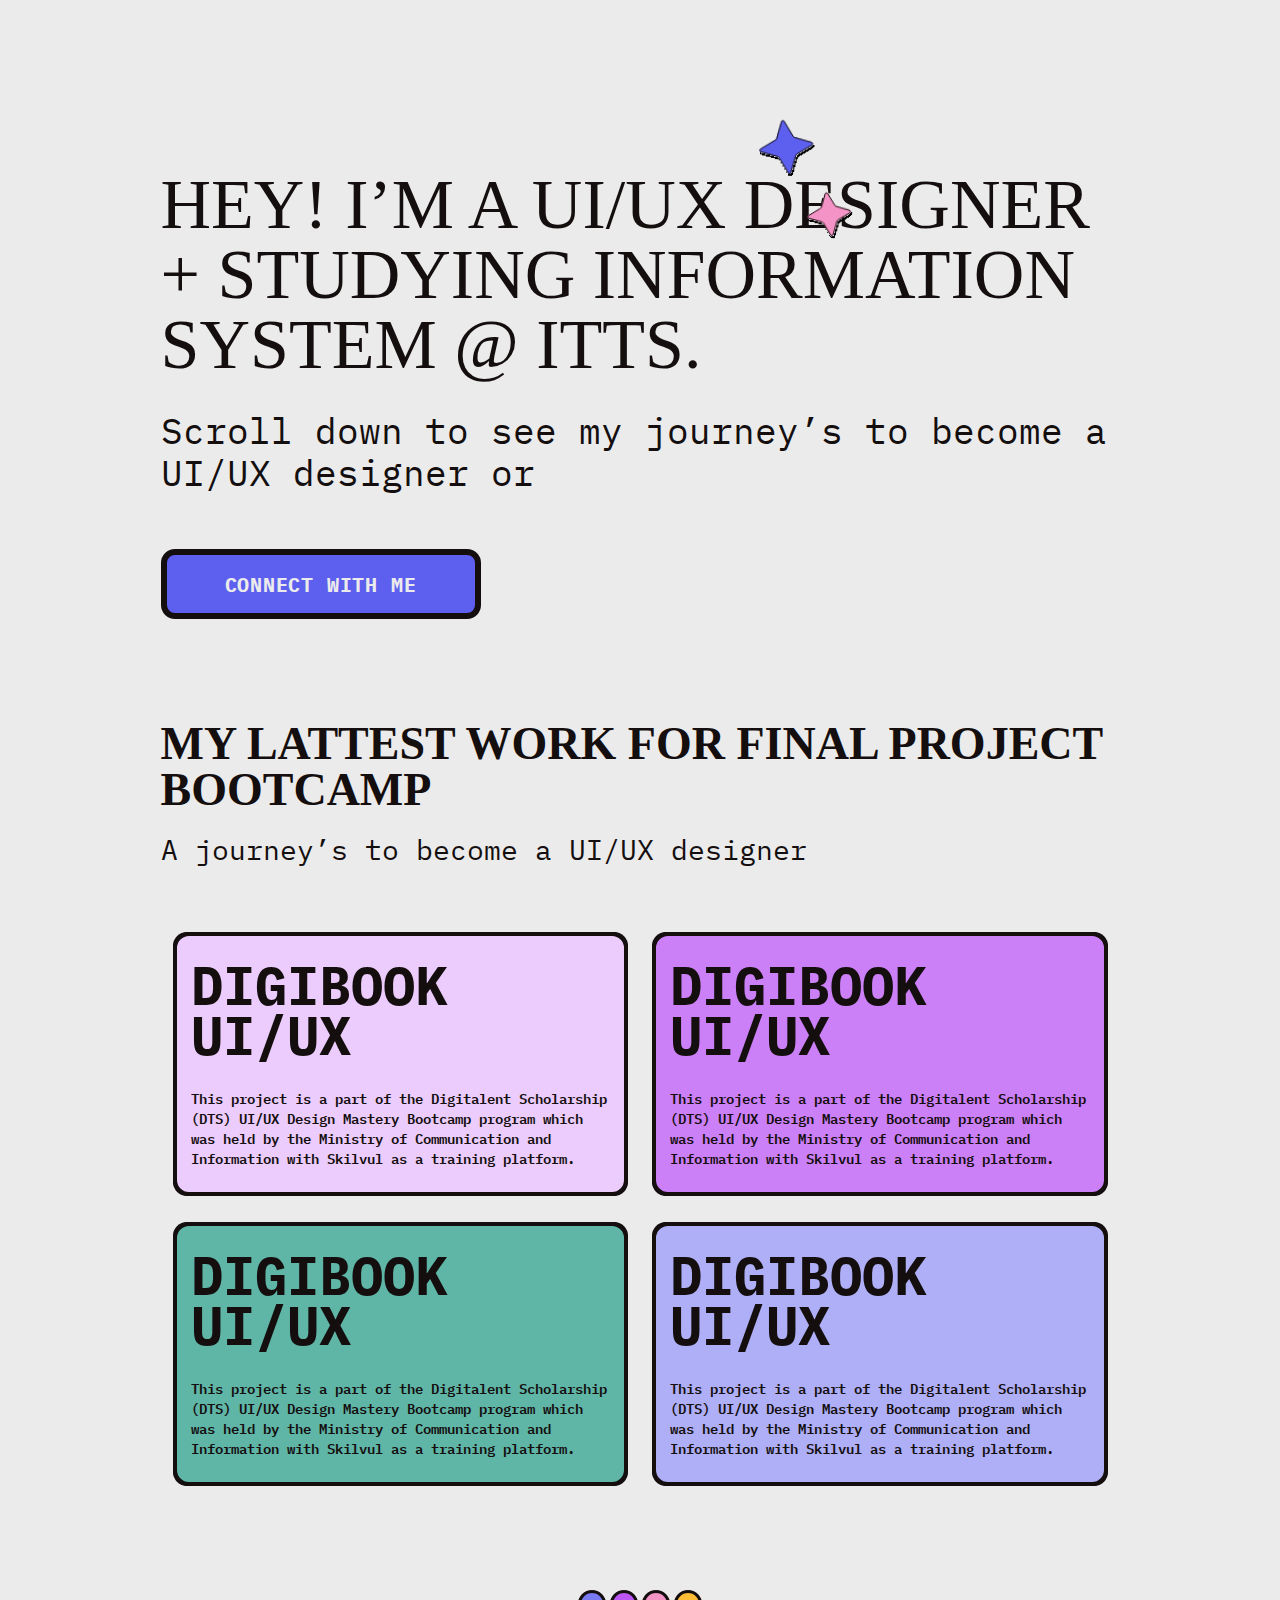
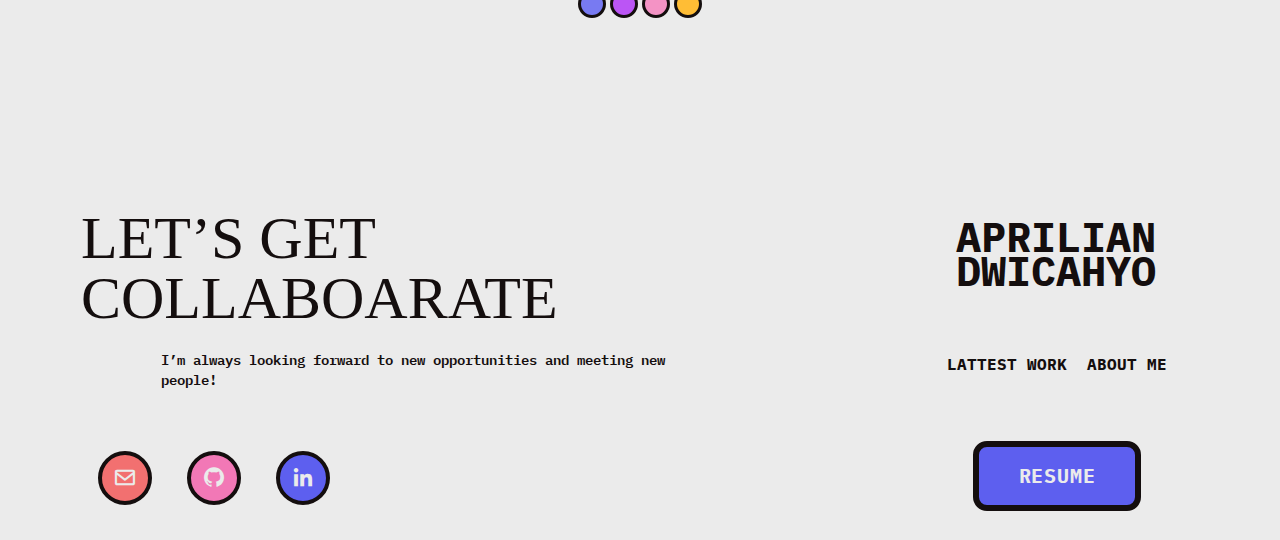
<file: index.html>
<!DOCTYPE html>
<html lang="en">
<head>
    <meta charset="UTF-8">
    <meta http-equiv="X-UA-Compatible" content="IE=edge">
    <meta name="viewport" content="width=device-width, initial-scale=1.0">
    <link rel="stylesheet" href="css/style.css">
    <link href='https://unpkg.com/boxicons@2.1.2/css/boxicons.min.css' rel='stylesheet'>
    <title>aprilian dwi cahyo</title>
</head>
<body>
<!-- navbar -->
<!-- <a href="https://drive.google.com/file/d/1uvnuexacug4xQMoo86qEFO28Kh3sp-_I/view?usp=sharing"></a> -->

    <div class="navbar" id="navbar">
        <a href="" class="logo">APRILIAN DWICAHYO</a>
        
        <div class="nav">

            <a href="#lattest-work">LATTEST WORK</a>
            <a href="about me.html">ABOUT ME</a>
            <a href="#socials">SOCIALS</a>
            <div class="button">

            <a href="https://drive.google.com/file/d/1uvnuexacug4xQMoo86qEFO28Kh3sp-_I/view?usp=sharing">

            <button class="button-short">RESUME</button></a>

            </div>
        </div>
    </div>  

<!-- navbar-end -->
    
<!-- container -->
<!-- <img src = "C:\Users\april\OneDrive\Documents\visualcode\portofolio\portfoliofigma\asset\asset.svg"> -->

    <div class="container">
        <div class="body-content">
            <div class="asset">

                <img src = "asset\asset.svg">

                </div>

                <h1>HEY! I’M A UI/UX DESIGNER + STUDYING INFORMATION SYSTEM @ ITTS.</h1>

            <div class="body">

                <h3>Scroll down to see my journey’s to become a UI/UX designer or</h3>

                <div class="button">

                <a class="button"href="https://www.linkedin.com/in/aprilian-dwi-cahyo-68a95b17a/">

                <button class="button-long">CONNECT WITH ME</button>
                </a>

                </div>
            </div>
        </div>
    </div>

<!-- container-end -->


<!-- section -->

    <section id="lattest-work">
        <div class="section">
            <div class="content">
                <div class="body-text">

                <h2>MY LATTEST WORK FOR FINAL PROJECT BOOTCAMP</h2>

                </div>

                <h3>A journey’s to become a UI/UX designer</h3>

                <!-- card/card1 -->
            <div class="card">            
                    <div class="card-card">

                        <a class="bx-card"href="content.html">
                        <button class="card1">

                        <h1>DIGIBOOK UI/UX</h1>

                        <p>This project is a part of the Digitalent Scholarship (DTS) UI/UX Design Mastery Bootcamp program which was held by the Ministry of Communication and Information with Skilvul as a training platform.</p>

                        </button>
                        </a>
                    </div>
                    <!-- card2 -->
                    <div class="card-card">
            
                        <a class="bx-card" href="https://www.linkedin.com/in/aprilian-dwi-cahyo-68a95b17a/">

                        <button class="card2"><h1>DIGIBOOK UI/UX</h1>

                        <p>This project is a part of the Digitalent Scholarship (DTS) UI/UX Design Mastery Bootcamp program which was held by the Ministry of Communication and Information with Skilvul as a training platform.</p>

                        </button>
                        </a>

                    </div>
            </div>

                <!-- cards/card3 -->
            <div class="cards">                    
                    <div class="card-card">

                        <a class="bx-card" href="https://www.linkedin.com/in/aprilian-dwi-cahyo-68a95b17a/">

                        <button class="card3"><h1>DIGIBOOK UI/UX</h1>

                        <p>This project is a part of the Digitalent Scholarship (DTS) UI/UX Design Mastery Bootcamp program which was held by the Ministry of Communication and Information with Skilvul as a training platform.</p>

                        </button>
                        </a>

                    </div>
                    <!-- card4 -->
                    <div class="card-card">
                        
                        <a class="bx-card" href="https://www.linkedin.com/in/aprilian-dwi-cahyo-68a95b17a/">
                        <button class="card4"><h1>DIGIBOOK UI/UX</h1>

                        <p>This project is a part of the Digitalent Scholarship (DTS) UI/UX Design Mastery Bootcamp program which was held by the Ministry of Communication and Information with Skilvul as a training platform.</p>

                        </button>
                        </a>

                    </div>
            </div>
            </div>
        </div>
    </section>
    
<!-- section-end -->


    <!-- space -->
    <!-- img-loading -->
    <div class="spasi">

        <img src="asset\loading.svg" alt="">

    </div>

    <!-- space-end -->

    <!-- footer -->

    <section id="footer">
        <div class="footer">
            <div class="text">

                <h1>LET’S GET COLLABOARATE</h1>

                <p>I’m always looking forward to new opportunities and meeting new people!</p>

                <div class="icons" id="socials">

                <a href="mailto:apriliandwicahyo@gmail.com?cc=&bcc=&subject=&body= "><i class='bx bx-envelope'></i></a>
                <a href="https://github.com/apriliandc"><i class='bx bxl-github'></i></a>
                <a href="https://www.linkedin.com/in/aprilian-dwi-cahyo-68a95b17a/"><i class='bx bxl-linkedin'></i></a>

                </div>
            </div>
            <div class="side-footer">

                <a href="#navbar" class="logo">APRILIAN DWICAHYO</a>
                <div class="footbar">
                <a href="#lattest-work">LATTEST WORK</a>
                <a href="#news">ABOUT ME</a>

                </div>
                <div class="button">

                <a class="button" href="https://drive.google.com/file/d/1uvnuexacug4xQMoo86qEFO28Kh3sp-_I/view?usp=sharing">

                <button class="button-short">RESUME</button>
                </a>

                </div>
            </div>
        </div>
    </section>

    <!-- footer-end -->

</body>

<!-- navbar-scrollng-behavior -->
<script src="js\scroll-navbar.js"></script>

</html>
</file>
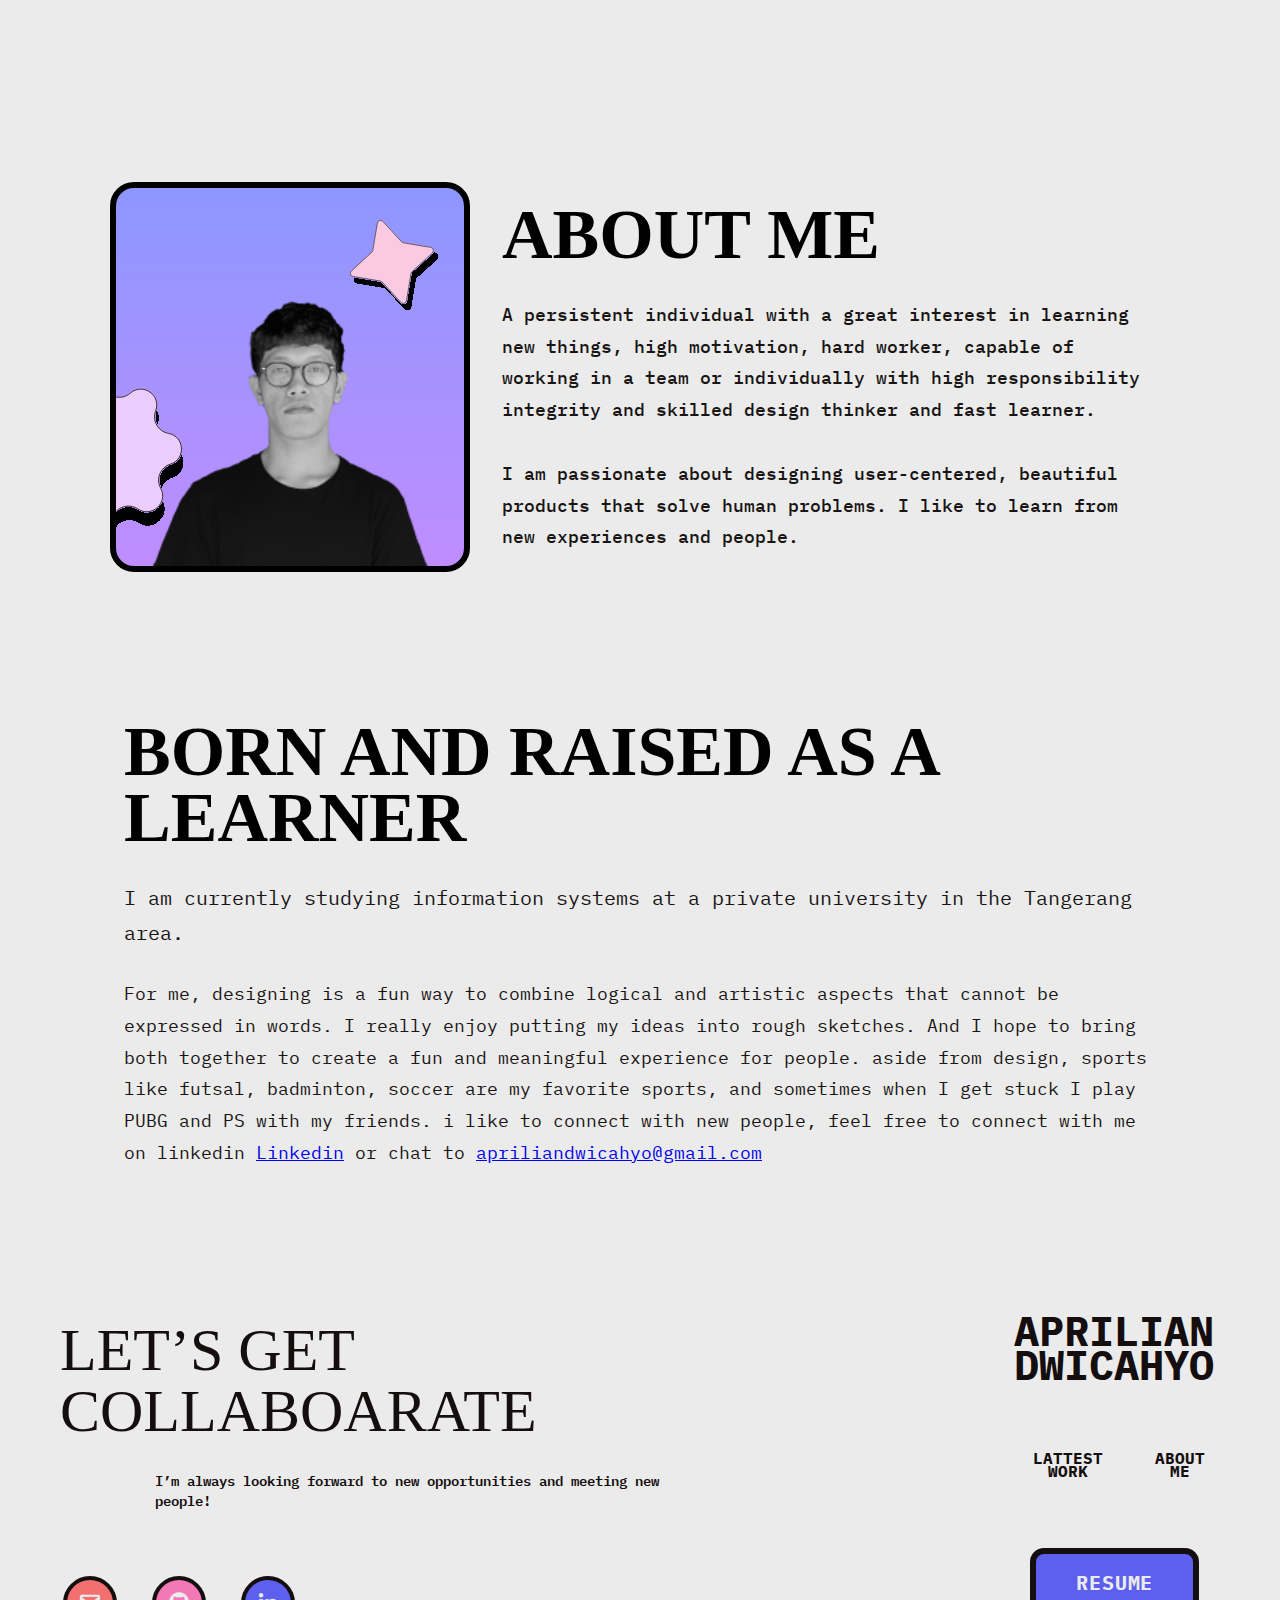
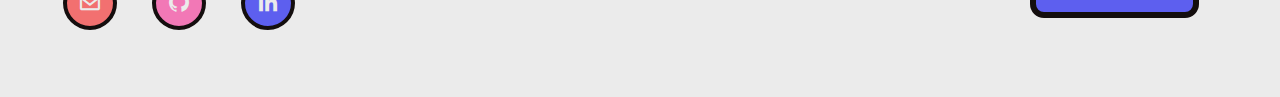
<file: about me.html>
<!DOCTYPE html>
<html lang="en">
<head>
    <meta charset="UTF-8">
    <meta http-equiv="X-UA-Compatible" content="IE=edge">
    <meta name="viewport" content="width=device-width, initial-scale=1.0">
    <link rel="stylesheet" href="css/about-me-style.css">
    <link href='https://unpkg.com/boxicons@2.1.2/css/boxicons.min.css' rel='stylesheet'>
    <title>cad portfolio</title>
</head>
<body>
    <div class="navbar" id="navbar">
        <a href="index.html" class="logo">APRILIAN DWICAHYO</a>
        
        <div class="nav">

            <a href="index.html#lattest-work">LATTEST WORK</a>
            <a href="about me.html">ABOUT ME</a>
            <a href="#socials">SOCIALS</a>
            <div class="button">

            <a class="button" href="https://drive.google.com/file/d/1uvnuexacug4xQMoo86qEFO28Kh3sp-_I/view?usp=sharing">

            <button class="button-short">RESUME</button></a>

            </div>
        </div>
    </div>  
<!-- fixed-navbar-end -->
    
<!-- container -->
<!-- mockup-image -->

<div class="about-me">
    <div class="about">
        <div class="border-img responsive">
            <img class="image" src="asset\content\stars.svg" width="120" height="120">
            

            <img class="image-user"src="asset\content\cad.svg" alt="cad">

            <img class="flower-img" src="asset\content\flowers.svg" width="160" height="160">
        </div>
    </div>
    <div class="side-text">

        <h3>ABOUT ME</h3>

        <p>A persistent individual with a great interest in learning new things, high motivation, hard worker, capable of working in a team or individually with high responsibility integrity and skilled design thinker and fast learner.</p>
        <p>I am passionate about designing user-centered, beautiful products that solve human problems. I like to learn from new experiences and people.</p>

    </div>
</div>

<div class="main-body">
    <div class="body-text">
        <h3>BORN AND RAISED  AS A LEARNER</h3>
        <p style="font-size: 20px;">I am currently studying information systems at a private university in the Tangerang area.</p>
        <P>For me, designing is a fun way to combine logical and artistic aspects that cannot be expressed in words. I really enjoy putting my ideas into rough sketches. And I hope to bring both together to create a fun and meaningful experience for people.
            
        aside from design, sports like futsal, badminton, soccer are my favorite sports, and sometimes when I get stuck I play PUBG and PS with my friends.
            
        i like to connect with new people, feel free to connect with me on linkedin <a href="https://www.linkedin.com/in/aprilian-dwi-cahyo-68a95b17a/">Linkedin</a> or chat to <a href="mailto:apriliandwicahyo@gmail.com?cc=&bcc=&subject=&body= ">apriliandwicahyo@gmail.com</a></p>

    </div>
</div>


<section id="footer">
    <div class="footer">
        <div class="text">

            <h1>LET’S GET COLLABOARATE</h1>

            <p>I’m always looking forward to new opportunities and meeting new people! </p>
        <div class="icons" id="socials">

            <a href="mailto:apriliandwicahyo@gmail.com?cc=&bcc=&subject=&body= "><i class='bx bx-envelope'></i></a>

            <a href="https://github.com/apriliandc"><i class='bx bxl-github'></i></a>

            <a href="https://www.linkedin.com/in/aprilian-dwi-cahyo-68a95b17a/"><i class='bx bxl-linkedin'></i></a>

        </div>
        </div>
        <div class="side-footer">

            <a href="#navbar" class="logo">APRILIAN DWICAHYO</a>

        <div class="footbar">
                
            <a href="#lattest-work">LATTEST WORK</a>

            <a href="about me.html">ABOUT ME</a>
            
        </div>
        <div class="button">

            <a href="https://drive.google.com/file/d/1uvnuexacug4xQMoo86qEFO28Kh3sp-_I/view?usp=sharing">

            <button class="button-short">RESUME</button>
            </a>

        </div>
        </div>
    </div>
</section>

</body>

    <!-- navbar-scrollng-behavior -->
    <script src="C:\Users\april\OneDrive\Documents\visualcode\portofolio\portfoliofigma\js\scroll-navbar.js"></script>


</html>
</file>
<file: css/style.css>
@import url('http://fonts.cdnfonts.com/css/clash-display');
@import url('https://fonts.googleapis.com/css2?family=IBM+Plex+Mono:wght@400;700&display=swap');


* {
  margin: 0px auto;
  cursor: url([data-uri]), auto;
}


::-webkit-scrollbar {
  width: 0;}

html {
    scroll-behavior: smooth;
}


body {
    background: #EBEBEB
}

.navbar {
  background: #EBEBEB;
  z-index: 100;
  position: fixed;
  top: -130px;
  width: 100%;
  display: flex;
  flex-direction: row;
  justify-content: space-between;
  align-items: center;
  transition: top 0.4s;
}

.logo {
  display: flex;
  max-width: 202px;
  height: 68px;
  padding: 8px 4px;
  font-family: 'IBM Plex Mono', monospace;
  font-style: normal;
  font-weight: 700;
  font-size: 42px;
  line-height: 80.5%;
  color: #140E0E;
  flex: none;
  order: 0;
  flex-grow: 0;
  text-decoration: none;
}

.logo:hover {
  cursor: url([data-uri]), pointer;
}

.nav{
  padding: 14px;
  display: flex;
  align-items: center;
  background-color: transparent;
  gap: 24px;
}

.nav a {
  font-family: 'IBM Plex Mono', monospace;
  font-style: normal;
  font-weight: 700;
  font-size: 16px;
  line-height: 80.5%;
  color: #140E0E;
  text-align: center;
  text-decoration: none;
}

.nav a:hover {
  transform: none;
  color: #5D5FEF;
  cursor: url([data-uri]), pointer;
}

.button-short {
  background: #5D5FEF;
  color: #EBEBEB;
  border: 6px solid #140E0E;
  border-radius: 14px;
  max-width: 205px;
  height: 70px;
  line-height: 1;
  padding: 1em 2em;
  font-family: 'IBM Plex Mono', monospace;
  font-style: normal;
  font-weight: 700;
  font-size: 20px;
  line-height: 101%;
  display: flex;
  align-items: center;
  letter-spacing: 0.04em;
  transition: 0.25s;
  }

.button {
  margin: 0;
  display: flex;
  align-items: center;
  background: #140E0E;
  max-width: fit-content;
  height: 70px;
  border-radius: 50px;
  text-decoration: none;
  transform: none;
  transition: 0.25s;
  animation: ease-in;
}

.button:hover {
  border-radius: 14px;
}

.button-short:hover,
.button-long:hover {
  transform: translateY(-8px);
  cursor: url([data-uri]), pointer;
}


/* container */

.container {
  max-width: fit-content;
  margin-top: 6em;
  display: flex;
  flex-direction: column;
  justify-content: space-between;
  align-items: center;
  padding: 14px;
  width: 959px;
}

.asset {
  position: relative;
  width: 117px;
  height: 90px;
  transform: rotate(2.91deg);
  left: 16%;
  margin-bottom:-2.5em;
}
h1 {
  padding : 10px 0px 10px 0px;
  margin-bottom: 10px;
  font-family: 'Clash Display';
  font-style: normal;
  font-weight: 500;
  font-size: 70px;
  line-height: 100%;
  color: #140E0E;
  flex: none;
  order: 0;
  flex-grow: 0;
}


.body {
  max-width: fit-content;
  display: flex;
  flex-direction: column;
  justify-content: flex-start;
  align-self:flex-start;
}

.body h3 {
  padding : 10px 0px 10px 0px;
  font-family: 'IBM Plex Mono', monospace;
  font-style: normal;
  font-weight: 400;
  font-size: 36px;
  line-height: 118%;
  color: #140E0E;
}


.button-long {
  margin: 0;
  background: #5D5FEF;
  color: #EBEBEB;
  border: 6px solid #140E0E;
  border-radius: 14px;
  width: 320px;
  height: 70px;
  padding: 1em 2em;
  font-family: 'IBM Plex Mono', monospace;
  font-style: normal;
  font-weight: 700;
  font-size: 20px;
  line-height: 100%;
  letter-spacing: 0.04em;
  transition: 0.25s;
  }




  /* container-end */

/* section */

.section {
  max-width: fit-content;
  z-index: -1;
  display: flex;
  flex-direction: column;
  justify-content: space-between;
  align-items: flex-start;
  padding: 14px;
  width: 959px;
  margin-top: 4em;
}

h2 {
  padding : 10px 0px 10px 0px;
  font-family: 'Clash Display';
  font-style: normal;
  font-weight: 600;
  font-size: 46px;
  line-height: 100%;
  color: #140E0E;
  flex:content;
  order: 0;
  flex-grow: 0;
}

h3 {
  padding : 10px 0px 10px 0px;
  margin-bottom: 44px;
  font-family: 'IBM Plex Mono', monospace;
  font-style: normal;
  font-weight: 400;
  font-size: 28px;
  line-height: 118%;
  color: #140E0E;
}

.bx-card {
  margin: 0;
  color: #EBEBEB;
  display: flex;
  align-items: center;
  background: #140E0E;
  border-radius: 14px;
  text-decoration: none;
  text-align: center;
} 

.bx-card:before {
  content: "\ea28";
  display: none;
}

.bx-card:before:hover {
  content: "\ea28";
  display: none;
}


.card {
  max-width: fit-content;
  display: flex;
  flex-direction: row;
  align-items: center;
  padding: 12px;
  gap: 24px;
}

.card1 {
  margin: 0;
  height: fit-content;
  background: #EBCCFC;
  border: 4px solid #140E0E;
  border-radius: 16px;
  padding: 14px;
  transition: 0.25s;
}

.card1:hover,
.card2:hover,
.card3:hover,
.card4:hover {
  transform: translate(-6px,-8px);
  cursor: url([data-uri]), pointer;
}

.card2 {
  background: #CC80F7;
  border: 4px solid #140E0E;
  border-radius: 16px;
  padding: 14px;
  transition: 0.25s;
}

.card3 {
  background: #5FB6A7;
  border: 4px solid #140E0E;
  border-radius: 16px;
  padding: 14px;
  transition: 0.25s;
}

.card4 {
  background: #AEAFF7;
  border: 4px solid #140E0E;
  border-radius: 16px;
  padding: 14px;
  transition: 0.25s;
}

.card1:hover,
.card2:hover,
.card3:hover,
.card4:hover {
  transform: translate(-6px,-8px);
  cursor: url([data-uri]), pointer;
}


.card-card h1 {
  padding : 10px 0px 10px 0px;
  text-align: left;
  width: 252px;
  height: 108px;
  margin: 0;
  font-family: 'IBM Plex Mono';
  font-style: normal;
  font-weight: 700;
  font-size: 54px;
  line-height: 50px;
  color: #140E0E;
  }

p {
  padding : 10px 0px 10px 0px;
  text-align: left;
  max-width: 540px;
  max-height: fit-content;
  font-family: 'IBM Plex Mono';
  font-style: normal;
  font-weight: 600;
  font-size: 14px;
  line-height: 20px;
  color: #140E0E;
}

.cards {
  margin-top: 0.1em;
  max-width: fit-content;
  display: flex;
  flex-direction: row;
  align-items: center;
  padding: 12px;
  gap: 24px;
}

/* section-end */

/* space */

.spasi {
  display: flex;
  flex-direction: row;
  align-items: flex-start;
  justify-content: center;
  padding: 14px;
  margin-top: 4em;
  max-width: 92px;
  height: 20px;
}

/* space */

/* footer */

.footer {
  flex-wrap: nowrap;
  display: flex;
  align-items: center;
  padding: 14px;
  margin-top: 10em;
  
}


.text h1 {
  max-width: fit-content;
  padding : 10px 0px 10px 0px;
  width: 700px;
  max-height: 162px;
  font-family: 'Clash Display';
  font-style: normal;
  font-weight: 400;
  font-size: 60px;
  line-height: 101%;
  color: #140E0E;
  order: 0;
  margin: 0;
  flex-grow: 0;
}

.icons {
  margin: 0;
  margin-top: 2em;
  display: flex;
  flex-direction: row;
  justify-content: center;
  align-items: center;
  max-width: 266px;
  height: 95px; 
}
.icons i {
  width: 46px;
  height: 46px;
  font-size: 24px;
  font-weight: 400;
  color: #EBEBEB;
  border: 4px solid #140E0E;
  transition: 0.4s;
  border-radius: 50%;
  display: grid;
  place-items: center;
}

.icons i:hover {
  transform: translateY(-0.35em);
  color: #EBEBEB;
  cursor: url([data-uri]), pointer;
}
.icons a {
  text-decoration: none;
}

.bx-envelope {
  background: #F27070;
}

.bxl-linkedin {
  background: #5D5FEF;
}

.bxl-github {
  background: #F278B6;
}

.side-footer {
  display: flex;
  flex-direction: column;
  align-items: center;
  padding: 14px;
  text-decoration: none;
}

.side-footer a {
  text-decoration: none;
}


.footbar {
  margin-top: 2.5em;
  margin-bottom: 3em;
  display: flex;
  flex-direction: row;
  align-items: flex-start;
  padding: 14px;
  gap: 12px;
  max-width: 384px;
}

.footbar a {
  font-family: 'IBM Plex Mono', monospace;
  font-style: normal;
  font-weight: 700;
  font-size: 16px;
  line-height: 80%;
  padding: 8px 4px;
  color: #140E0E;
  text-align: center;
  text-decoration: none;
}


.footbar a:hover {
  transform: none;
  color: #5D5FEF;
  cursor: url([data-uri]), pointer;
}

/* footer-end */




@media screen and (max-width: 700px) {
  .logo { 
    margin: 0;
    padding: 14px;
  }

  .navbar {
    background: #EBEBEB;
    display: none;
    position: static;
    width: 672px;
    display: flex;
    flex-direction: column;
    justify-content: space-between;
    gap: 44px;
    align-items: flex-start;
  }
  .nav {
    display: none;
    /* margin-top: 1em;
    display: none;
    display: flex;
    flex-direction: column;
    align-items: center;
    overflow: hidden;
    background-color: transparent;
    gap: 54px; */
  }
  .nav a {
    font-family: 'IBM Plex Sans';
    font-style: normal;
    font-weight: 700;
    font-size: 32px;
  }

  .asset {
      left: 36%;
  }

  .card {
      margin-top: 1.5em;
      display: flex;
      flex-direction: column;
      align-items: center;
  }
  .cards {
      margin-top: 1.5em;
      display: flex;
      flex-direction: column;
      align-items: center;
  }
    
  .content {
      padding: 14px;
  }

  .spasi {
      position: relative;
      left: 2rem;
  }

  .side-footer {
      margin: 0;
  }

  .footer {
      display: flex;
      flex-direction: column;
      justify-content: center;
      align-items: flex-start;
      padding: 24px 32px;
      gap: 24px;
      position: relative;
      /* display: flex;
      flex-direction: column;
      align-items: flex-start;
      padding: 14px;
      margin-top: 2em; */
  }
}
</file>
<file: css/about-me-style.css>
@import url('http://fonts.cdnfonts.com/css/clash-display');
@import url('https://fonts.googleapis.com/css2?family=IBM+Plex+Mono:wght@400;700&display=swap');


* {
  margin: 0px auto;
  cursor: url([data-uri]), auto;
}
::-webkit-scrollbar {
  width: 0;}

html {
    scroll-behavior: smooth;
}


body {
  background: #EBEBEB;
}

.navbar {
  background: #EBEBEB;
  z-index: 100;
  position: fixed;
  top: -130px;
  width: 100%;
  display: flex;
  flex-direction: row;
  justify-content: space-between;
  align-items: center;
  transition: top 0.4s;
}

.logo {
  display: flex;
  max-width: 202px;
  height: 68px;
  padding: 8px 4px;
  font-family: 'IBM Plex Mono', monospace;
  font-style: normal;
  font-weight: 700;
  font-size: 42px;
  line-height: 80.5%;
  color: #140E0E;
  flex: none;
  order: 0;
  flex-grow: 0;
  text-decoration: none;
}

.logo:hover {
  cursor: url([data-uri]), pointer;
}

.nav{
  padding: 14px;
  display: flex;
  align-items: center;
  background-color: transparent;
  gap: 24px;
}

.nav a {
  font-family: 'IBM Plex Mono', monospace;
  font-style: normal;
  font-weight: 700;
  font-size: 16px;
  line-height: 80.5%;
  color: #140E0E;
  text-align: center;
  text-decoration: none;
}

.nav a:hover {
  transform: none;
  color: #5D5FEF;
  cursor: url([data-uri]), pointer;
}

.button-short {
  background: #5D5FEF;
  color: #EBEBEB;
  border: 6px solid #140E0E;
  border-radius: 14px;
  max-width: 205px;
  height: 70px;
  line-height: 1;
  padding: 1em 2em;
  font-family: 'IBM Plex Mono', monospace;
  font-style: normal;
  font-weight: 700;
  font-size: 20px;
  line-height: 101%;
  display: flex;
  align-items: center;
  letter-spacing: 0.04em;
  transition: 0.25s;
  }

.button {
    margin: 0;
    display: flex;
    align-items: center;
    background: #140E0E;
    max-width: fit-content;
    height: 70px;
    border-radius: 60px;
    text-decoration: none;
    transform: none;
    transition: 0.25s;
    animation: ease-in;
  }
  
.button:hover {
    border-radius: 14px;
  }

.button-short:hover {
  transform: translateY(-8px);
  cursor: url([data-uri]), pointer;
}



.about {
  max-width: auto;
  display: flex;
  flex-direction: row;
  align-items: center;
}

.about-me {
  /* background: #BF8DFF; */
  display: flex;
  flex-direction: row;
  align-items: center;
  padding: 14px;
  margin: 6em;
  margin-top: 10em;
  gap: 4px;

}

.border-img {
  max-width: 360px;
  height: 390px;
  margin: 0;
  display: block;
  box-sizing: border-box;
  padding: 14px;
  background: linear-gradient(180deg, #8D97FF 0%, #BF8DFF 100%);
  border: 6px solid #000000;
  border-radius: 24px;
  overflow: hidden;
}


.image-user {
  transform: translateY(-15em) translate(-124px, 35px);;
  transition: 0.2s;
  animation-duration: 0.3s;
  -webkit-animation-timing-function: ease-in-out;
  animation-timing-function: ease-in-out;
}

.image {
  position: relative;
  left: 202px;
  top: auto;
}

.flower-img {
  position: relative;
  left: -100px;
  top: -743px;

}


.image-user:hover {
  animation-name: bounce;
  -moz-animation-name: bounce;
  transform: translateY(-20em)translate(-124px, 35px);
}

@keyframes bounce {

	40% {
		transform:         translateY(-19.5em)translate(-124px, 35px);
	}
}



.about-me h3 {
  margin: 0;
  padding: 14px;
  font-family: 'Clash Display';
  font-style: normal;
  font-weight: 800;
  font-size: 70px;
  line-height: 93.5%; 
  color: #000000;
}

.about-me p {
  padding: 14px;
  font-family: 'IBM Plex Mono';
  font-style: normal;
  font-weight: 500;
  font-size: 18px;
  line-height: 176%;
  color: #181413;
  flex: none;
  order: 1;
  flex-grow: 0;
}

.side-text {
  max-width: fit-content;
  display: flex;
  flex-direction: column;
  align-items: flex-start;
  padding: 14px;
  gap: 4px;
}

.main-body {
  display: flex;
  flex-direction: row;
  align-items: center;
  padding: 14px;
  margin: 6em;
  margin-top: 0;
  gap: 4px;
}

.body-text h3 {
  padding: 14px;
  font-family: 'Clash Display';
  font-style: normal;
  font-weight: 800;
  font-size: 70px;
  line-height: 95%; 
  color: #000000;
}

.body-text p {
  /* padding: 14px; */
  padding: 14px;
  font-family: 'IBM Plex Mono';
  font-style: normal;
  font-weight: 00;
  font-size: 18px;
  line-height: 176%;
  color: #181413;
  flex: none;
  order: 1;
  flex-grow: 0;
}














.footer {
  display: flex;
  flex-direction: row;
  align-items: flex-start;
  padding: 14px;
  margin: 2em;
  margin-top: 6em;
  max-height: fit-content;
  gap: 12em;
}

.footer h1 {
  max-width: fit-content;
  padding: 14px;
  max-height: 162px;
  font-family: 'Clash Display';
  font-style: normal;
  font-weight: 400;
  font-size: 60px;
  line-height: 101%;
  color: #140E0E;
  order: 0;
  margin: 0;
  flex-grow: 0;
}

.footer p {
  padding: 14px;
  text-align: left;
  max-width: 540px;
  max-height: fit-content;
  font-family: 'IBM Plex Mono';
  font-style: normal;
  font-weight: 600;
  font-size: 14px;
  line-height: 20px;
  color: #140E0E;
} 

.icons {
  margin: 0;
  margin-top: 2em;
  display: flex;
  flex-direction: row;
  justify-content: center;
  align-items: center;
  max-width: 266px;
  height: 95px; 
}

.icons i {
  width: 46px;
  height: 46px;
  font-size: 24px;
  font-weight: 400;
  color: #EBEBEB;
  border: 4px solid #140E0E;
  transition: 0.4s;
  border-radius: 50%;
  display: grid;
  place-items: center;
}

.icons i:hover {
  transform: translateY(-0.35em);
  color: #EBEBEB;
  cursor: url([data-uri]), pointer;
}

.icons a {
  text-decoration: none;
}

.bx-envelope {
  background: #F27070;
}

.bxl-linkedin {
  background: #5D5FEF;
}

.bxl-github {
  background: #F278B6;
}

.side-footer {
  display: flex;
  flex-direction: column;
  align-items: center;
  padding: 0px;
  text-decoration: none;
}


.footbar {
  margin-top: 2.5em;
  margin-bottom: 3em;
  display: flex;
  flex-direction: row;
  align-items: flex-start;
  padding: 14px;
  gap: 12px;
  max-width: 384px;
}

.footbar a {
  font-family: 'IBM Plex Mono', monospace;
  font-style: normal;
  font-weight: 700;
  font-size: 16px;
  line-height: 80%;
  padding: 8px 4px;
  color: #140E0E;
  text-align: center;
  text-decoration: none;
}
.side-footer a {
  text-decoration: none;
}
.footbar a:hover {
  transform: none;
  color: #5D5FEF;
  cursor: url([data-uri]), pointer;
}
</file>
